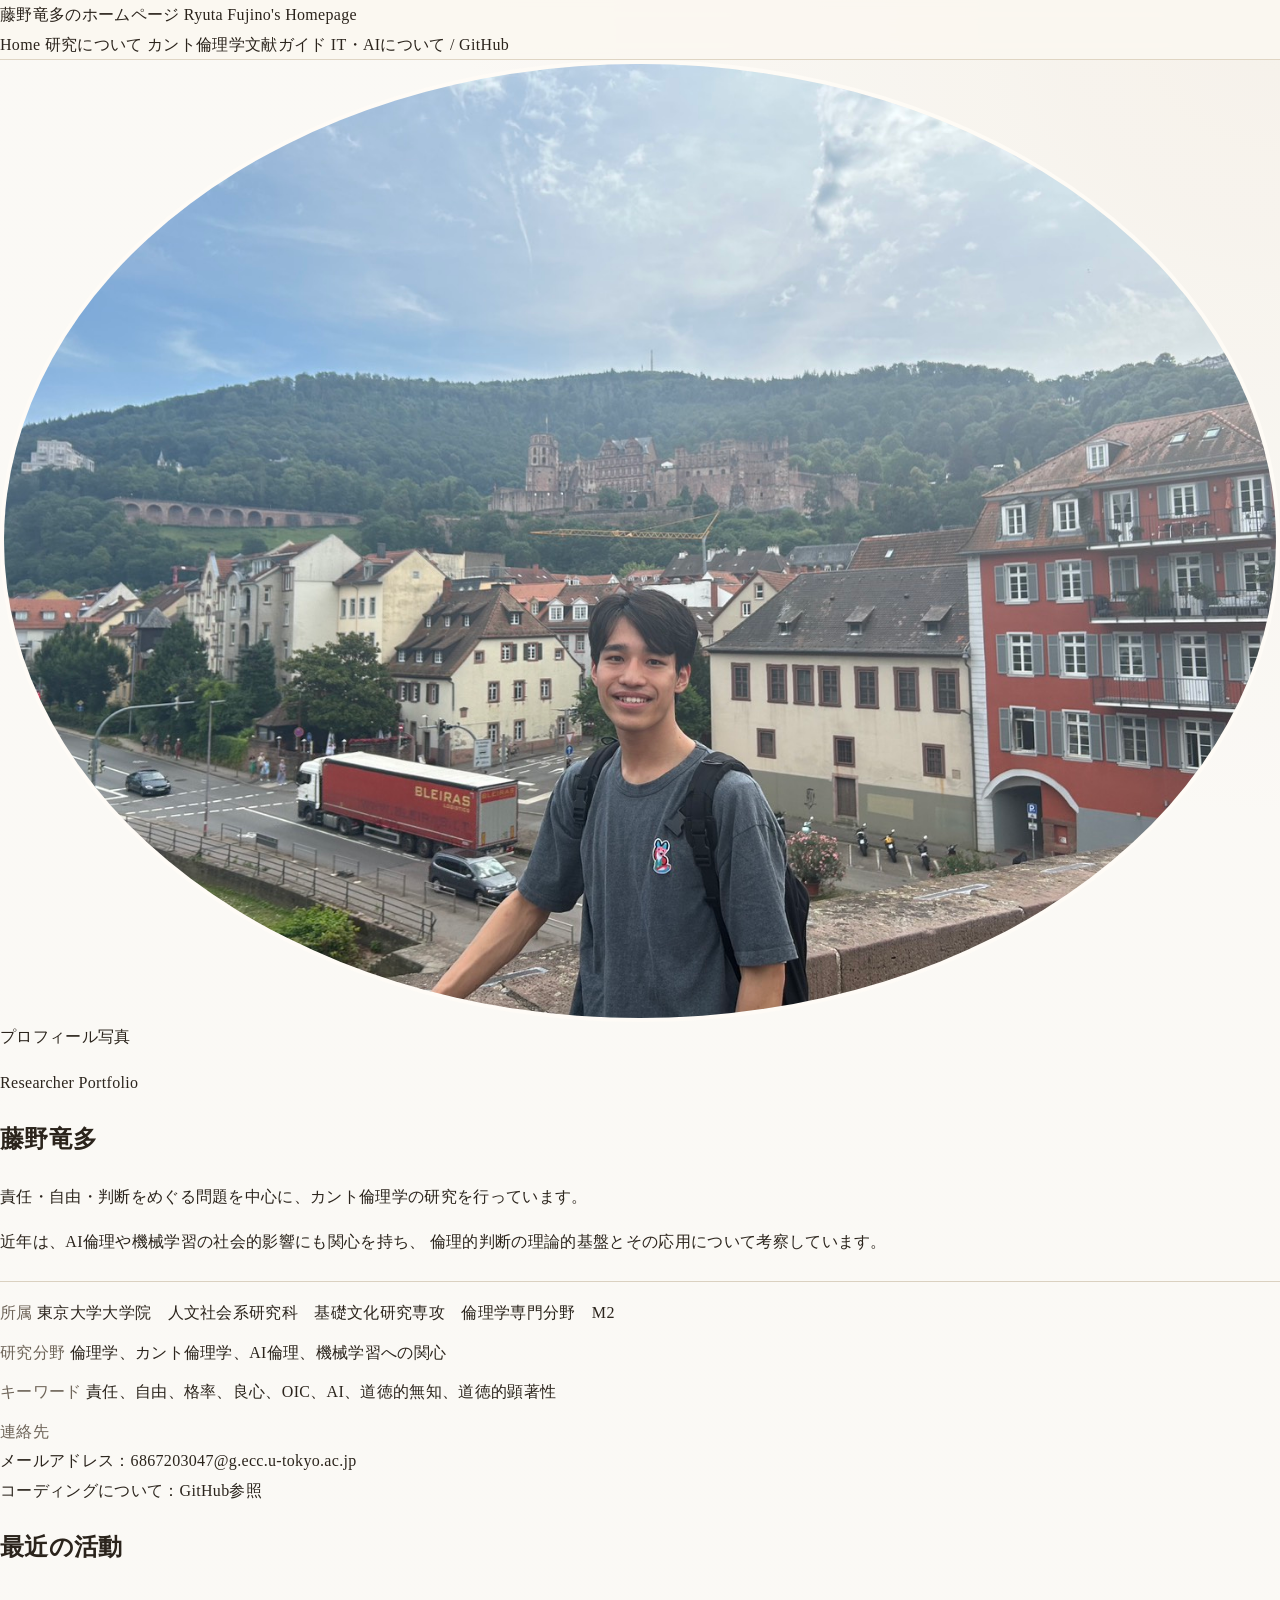
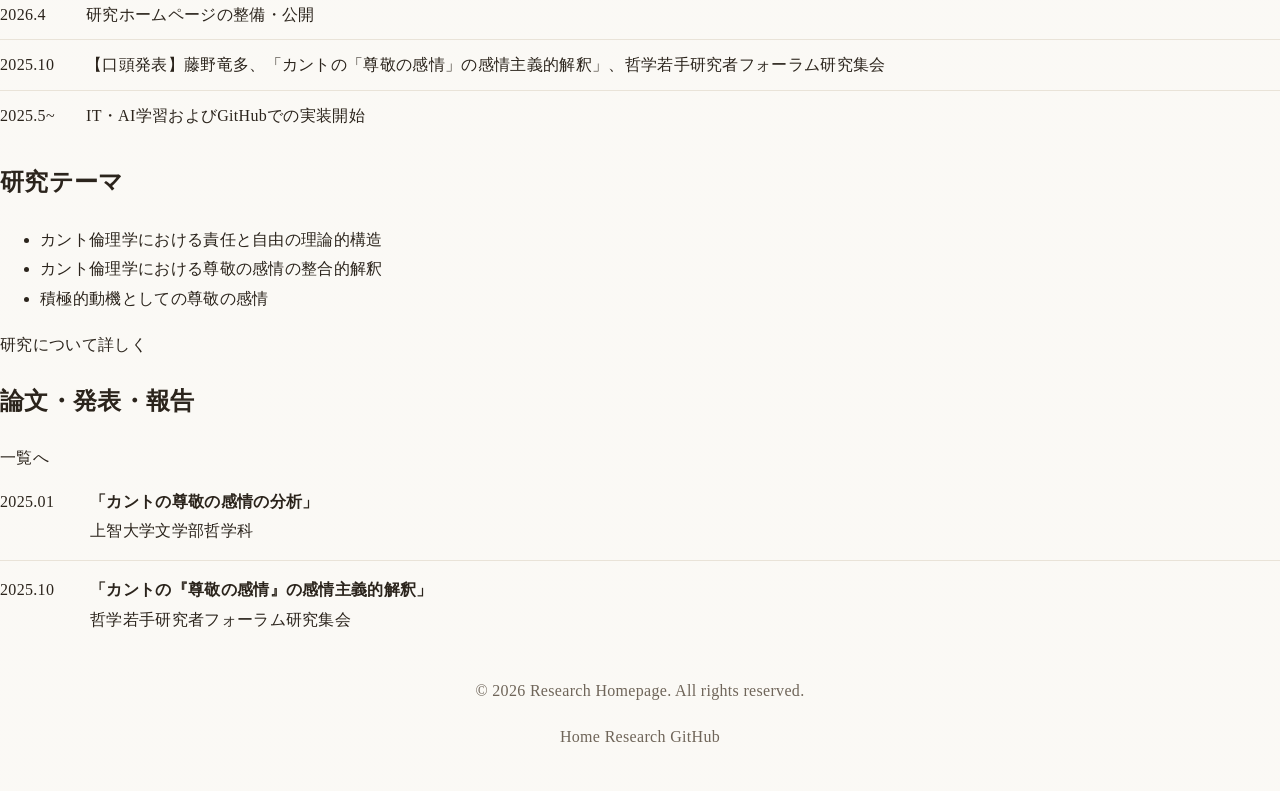
<file: index.html>
<!DOCTYPE html>
<html lang="ja">
<head>
  <meta charset="UTF-8" />
  <meta name="viewport" content="width=device-width, initial-scale=1.0" />
  <title>Home | 研究者ホームページ</title>
  <meta name="description" content="倫理学・カント倫理学・AI/ITへの関心を中心とした研究者ホームページです。" />
  <link rel="stylesheet" href="styles.css" />
  <!-- Google Analytics -->
  <script async src="https://www.googletagmanager.com/gtag/js?id=G-XXXXXXXXXX"></script>
  <script>
  window.dataLayer = window.dataLayer || [];
  function gtag(){dataLayer.push(arguments);}
  gtag('js', new Date());

  gtag('config', 'G-SEZFT90VPD');
</script>
</head>
<body>
  <header class="site-header">
    <div class="nav">
      <a class="brand" href="index.html">
        <span class="brand-ja">藤野竜多のホームページ</span>
        <span class="brand-en">Ryuta Fujino's Homepage</span>
      </a>

      <nav class="nav-links">
        <a href="index.html" class="active">Home</a>
        <a href="research.html">研究について</a>
        <a href="guide.html">カント倫理学文献ガイド</a>
        <a href="it.html">IT・AIについて / GitHub</a>
      </nav>
    </div>
  </header>

  <main class="page-wrap">
    <section class="hero hero-home">
      <div class="hero-photo">
        <div class="photo-card">
          <img src="/images/profile.jpg" alt="プロフィール画像" class="profile-img" />
        </div>
        <p class="photo-caption">プロフィール写真</p>
      </div>

      <div class="hero-main">
        <p class="eyebrow">Researcher Portfolio</p>
        <h1>藤野竜多</h1>

        <p class="lead">
          責任・自由・判断をめぐる問題を中心に、カント倫理学の研究を行っています。
        </p>
        <p class="lead">
          近年は、AI倫理や機械学習の社会的影響にも関心を持ち、
          倫理的判断の理論的基盤とその応用について考察しています。
        </p>

        <div class="hero-meta">
          <div class="meta-item">
            <span class="meta-label">所属</span>
            <span class="meta-value">東京大学大学院　人文社会系研究科　基礎文化研究専攻　倫理学専門分野　M2</span>
          </div>
          <div class="meta-item">
            <span class="meta-label">研究分野</span>
            <span class="meta-value">倫理学、カント倫理学、AI倫理、機械学習への関心</span>
          </div>
          <div class="meta-item">
            <span class="meta-label">キーワード</span>
            <span class="meta-value">責任、自由、格率、良心、OIC、AI、道徳的無知、道徳的顕著性</span>
          </div>
            <div class="meta-item">
              <span class="meta-label">連絡先</span>
              <div class="meta-value">
                <div>メールアドレス：6867203047@g.ecc.u-tokyo.ac.jp</div>
                <div>コーディングについて：<a href="https://github.com/Fujisan-moon" target="_blank">GitHub参照</a></div>
              </div>
            </div>
      </div>
    </section>

    <section class="cards cards-3">
      <article class="card">
        <div class="card-head">
          <h2>最近の活動</h2>
        </div>

        <ul class="simple-list activity-list">
          <li>
            <span class="list-date">2026.4</span>
            <div class="list-body">研究ホームページの整備・公開</div>
          </li>           
          <li>
            <span class="list-date">2025.10</span>
            <div class="list-body">【口頭発表】藤野竜多、「カントの「尊敬の感情」の感情主義的解釈」、哲学若手研究者フォーラム研究集会 </div>
          </li>
          <li>
            <span class="list-date">2025.5~</span>
            <div class="list-body">IT・AI学習およびGitHubでの実装開始</div>
          </li>
        </ul>
      </article>

      <article class="card">
        <div class="card-head">
          <h2>研究テーマ</h2>
        </div>

        <ul class="bullet-list">
          <li>カント倫理学における責任と自由の理論的構造</li>
          <li>カント倫理学における尊敬の感情の整合的解釈</li>
          <li>積極的動機としての尊敬の感情</li>
        </ul>

        <p class="card-link">
          <a href="research.html">研究について詳しく</a>
        </p>
      </article>

      <article class="card">
        <div class="card-head">
          <h2>論文・発表・報告</h2>
          <a href="research.html">一覧へ</a>
        </div>

        <ul class="simple-list publication-list">
          <li>
            <span class="list-date">2025.01</span>
            <div class="list-body">
              <strong>「カントの尊敬の感情の分析」</strong><br />
              上智大学文学部哲学科
            </div>
          </li>
          <li>
            <span class="list-date">2025.10</span>
            <div class="list-body">
              <strong>「カントの『尊敬の感情』の感情主義的解釈」</strong><br />
              哲学若手研究者フォーラム研究集会
            </div>
          </li>
        </ul>
      </article>
    </section>
  </main>

  <footer class="site-footer">
    <div class="footer-inner">
      <p>© 2026 Research Homepage. All rights reserved.</p>
      <div class="footer-links">
        <a href="index.html">Home</a>
        <a href="research.html">Research</a>
        <a href="it.html">GitHub</a>
      </div>
    </div>
  </footer>
</body>
</html>
</file>
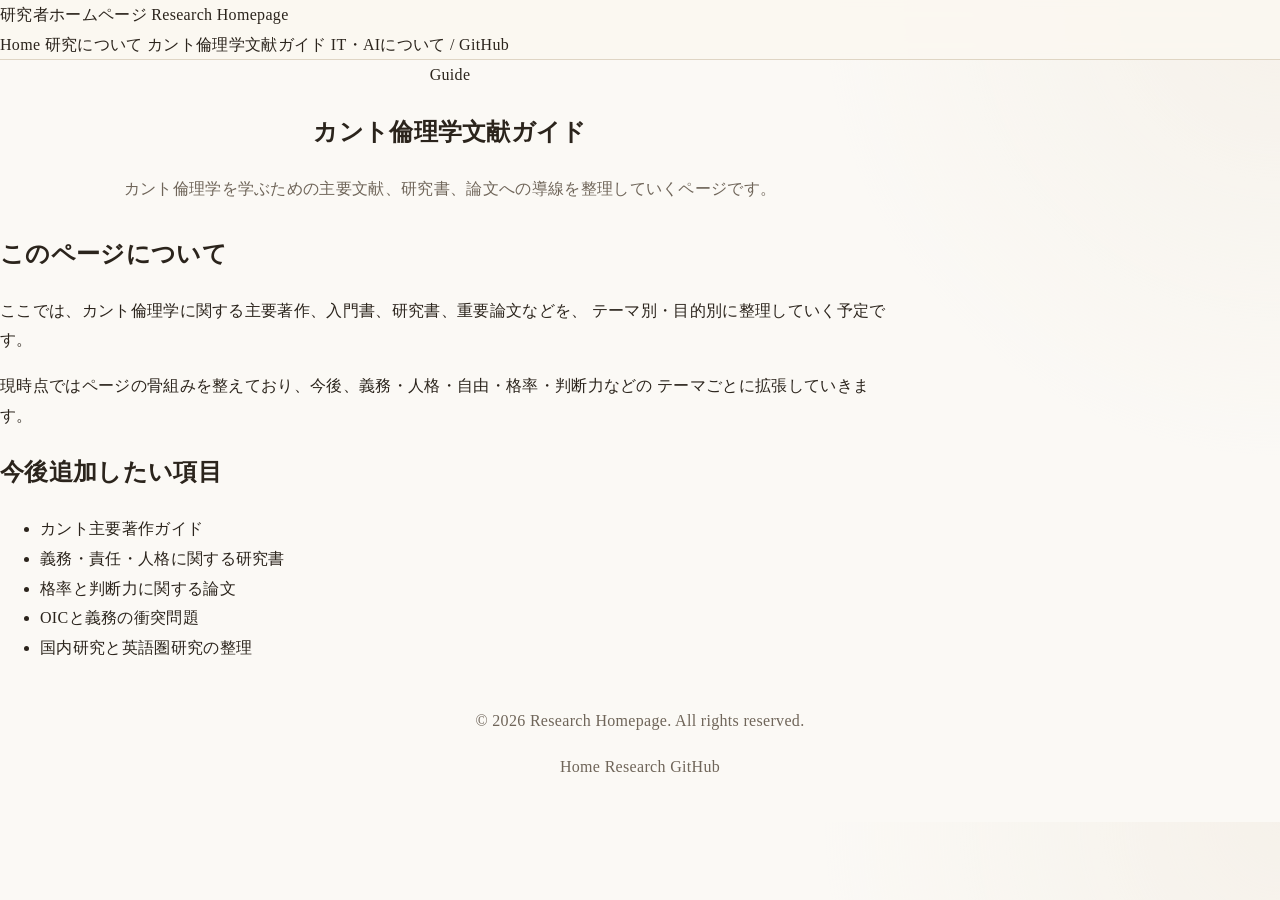
<file: guide.html>
<!DOCTYPE html>
<html lang="ja">
<head>
  <meta charset="UTF-8" />
  <meta name="viewport" content="width=device-width, initial-scale=1.0" />
  <title>カント倫理学文献ガイド | 研究者ホームページ</title>
  <meta name="description" content="カント倫理学の文献案内・読書ガイドをまとめたページです。" />
  <link rel="stylesheet" href="styles.css" />
  <!-- Google Analytics -->
<script async src="https://www.googletagmanager.com/gtag/js?id=G-XXXXXXXXXX"></script>
<script>
  window.dataLayer = window.dataLayer || [];
  function gtag(){dataLayer.push(arguments);}
  gtag('js', new Date());

  gtag('config', 'G-SEZFT90VPD');
</script>
</head>
<body>
  <header class="site-header">
    <div class="nav">
      <a class="brand" href="index.html">
        <span class="brand-ja">研究者ホームページ</span>
        <span class="brand-en">Research Homepage</span>
      </a>

      <nav class="nav-links">
        <a href="index.html">Home</a>
        <a href="research.html">研究について</a>
        <a href="guide.html" class="active">カント倫理学文献ガイド</a>
        <a href="it.html">IT・AIについて / GitHub</a>
      </nav>
    </div>
  </header>

  <main class="page-wrap page-narrow">
    <section class="page-hero">
      <p class="eyebrow">Guide</p>
      <h1>カント倫理学文献ガイド</h1>
      <p class="page-intro">
        カント倫理学を学ぶための主要文献、研究書、論文への導線を整理していくページです。
      </p>
    </section>

    <section class="content-section">
      <h2>このページについて</h2>
      <p>
        ここでは、カント倫理学に関する主要著作、入門書、研究書、重要論文などを、
        テーマ別・目的別に整理していく予定です。
      </p>
      <p>
        現時点ではページの骨組みを整えており、今後、義務・人格・自由・格率・判断力などの
        テーマごとに拡張していきます。
      </p>
    </section>

    <section class="content-section">
      <h2>今後追加したい項目</h2>
      <ul class="bullet-list">
        <li>カント主要著作ガイド</li>
        <li>義務・責任・人格に関する研究書</li>
        <li>格率と判断力に関する論文</li>
        <li>OICと義務の衝突問題</li>
        <li>国内研究と英語圏研究の整理</li>
      </ul>
    </section>
  </main>

  <footer class="site-footer">
    <div class="footer-inner">
      <p>© 2026 Research Homepage. All rights reserved.</p>
      <div class="footer-links">
        <a href="index.html">Home</a>
        <a href="research.html">Research</a>
        <a href="it.html">GitHub</a>
      </div>
    </div>
  </footer>
</body>
</html>
</file>
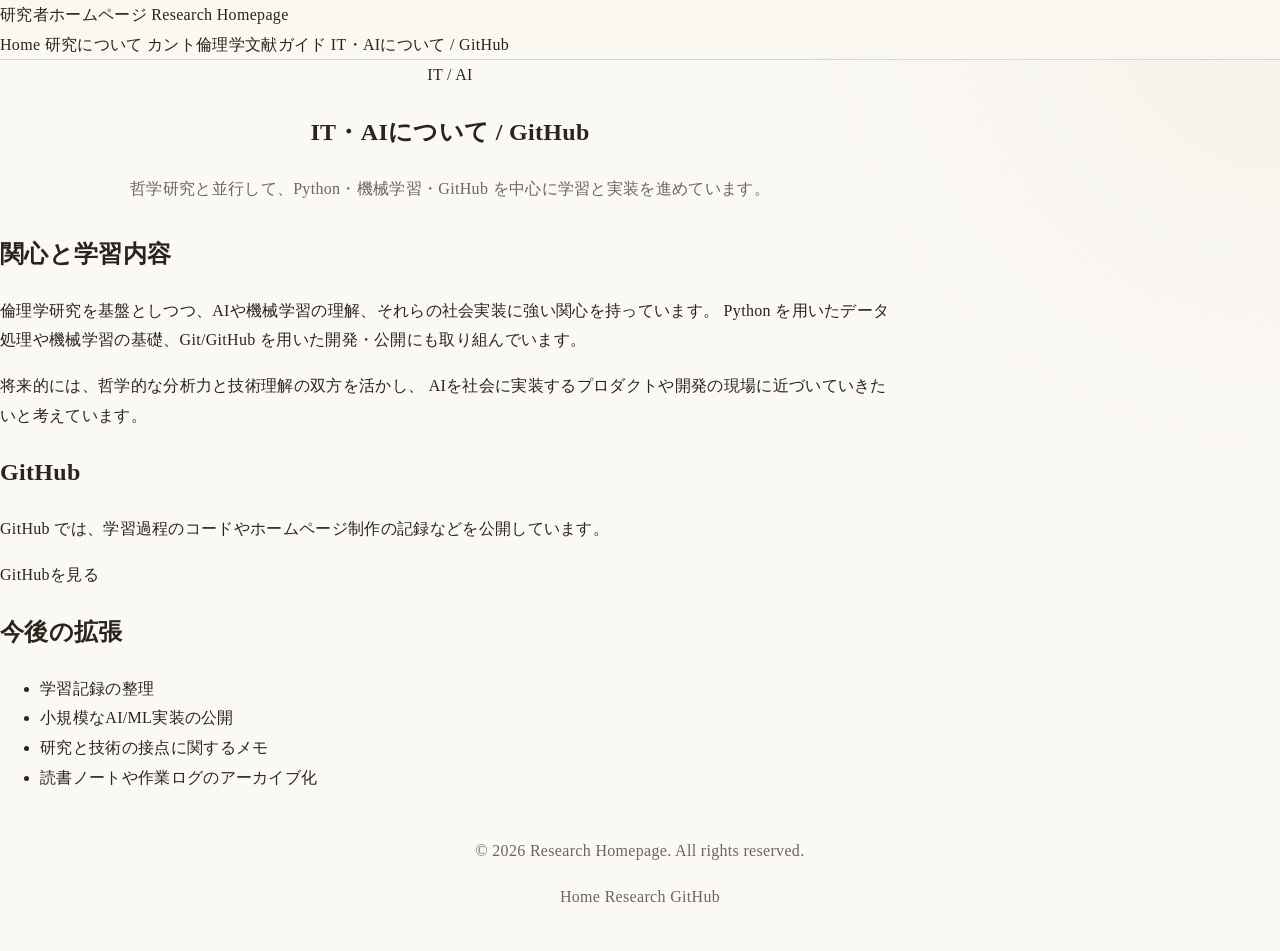
<file: it.html>
<!DOCTYPE html>
<html lang="ja">
<head>
  <meta charset="UTF-8" />
  <meta name="viewport" content="width=device-width, initial-scale=1.0" />
  <title>IT・AIについて / GitHub | 研究者ホームページ</title>
  <meta name="description" content="IT・AIへの関心、学習内容、GitHubへのリンクをまとめたページです。" />
  <link rel="stylesheet" href="styles.css" />
  <!-- Google Analytics -->
<script async src="https://www.googletagmanager.com/gtag/js?id=G-XXXXXXXXXX"></script>
<script>
  window.dataLayer = window.dataLayer || [];
  function gtag(){dataLayer.push(arguments);}
  gtag('js', new Date());

  gtag('config', 'G-SEZFT90VPD');
</script>
</head>
<body>
  <header class="site-header">
    <div class="nav">
      <a class="brand" href="index.html">
        <span class="brand-ja">研究者ホームページ</span>
        <span class="brand-en">Research Homepage</span>
      </a>

      <nav class="nav-links">
        <a href="index.html">Home</a>
        <a href="research.html">研究について</a>
        <a href="guide.html">カント倫理学文献ガイド</a>
        <a href="it.html" class="active">IT・AIについて / GitHub</a>
      </nav>
    </div>
  </header>

  <main class="page-wrap page-narrow">
    <section class="page-hero">
      <p class="eyebrow">IT / AI</p>
      <h1>IT・AIについて / GitHub</h1>
      <p class="page-intro">
        哲学研究と並行して、Python・機械学習・GitHub を中心に学習と実装を進めています。
      </p>
    </section>

    <section class="content-section">
      <h2>関心と学習内容</h2>
      <p>
        倫理学研究を基盤としつつ、AIや機械学習の理解、それらの社会実装に強い関心を持っています。
        Python を用いたデータ処理や機械学習の基礎、Git/GitHub を用いた開発・公開にも取り組んでいます。
      </p>
      <p>
        将来的には、哲学的な分析力と技術理解の双方を活かし、
        AIを社会に実装するプロダクトや開発の現場に近づいていきたいと考えています。
      </p>
    </section>

    <section class="content-section">
      <h2>GitHub</h2>
      <p>
        GitHub では、学習過程のコードやホームページ制作の記録などを公開しています。
      </p>
      <p>
        <a class="inline-link" href="https://github.com/fujisan-moon" target="_blank" rel="noopener noreferrer">
          GitHubを見る
        </a>
      </p>
    </section>

    <section class="content-section">
      <h2>今後の拡張</h2>
      <ul class="bullet-list">
        <li>学習記録の整理</li>
        <li>小規模なAI/ML実装の公開</li>
        <li>研究と技術の接点に関するメモ</li>
        <li>読書ノートや作業ログのアーカイブ化</li>
      </ul>
    </section>
  </main>

  <footer class="site-footer">
    <div class="footer-inner">
      <p>© 2026 Research Homepage. All rights reserved.</p>
      <div class="footer-links">
        <a href="index.html">Home</a>
        <a href="research.html">Research</a>
        <a href="it.html">GitHub</a>
      </div>
    </div>
  </footer>
</body>
</html>
</file>
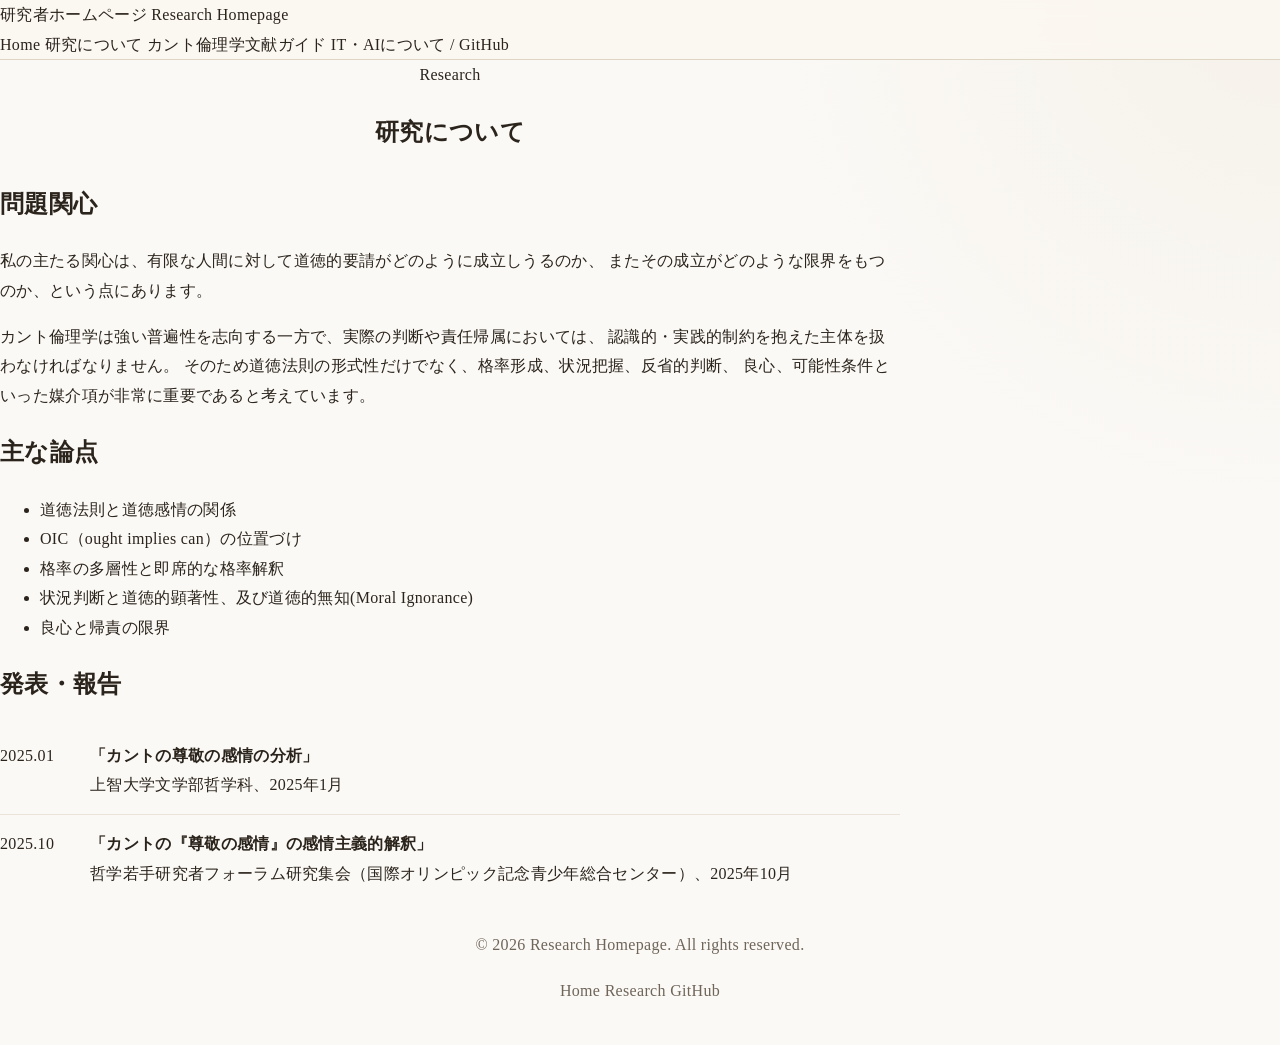
<file: research.html>
<!DOCTYPE html>
<html lang="ja">
<head>
  <meta charset="UTF-8" />
  <meta name="viewport" content="width=device-width, initial-scale=1.0" />
  <title>研究について | 研究者ホームページ</title>
  <meta name="description" content="研究テーマ、問題関心、発表・報告についてまとめたページです。" />
  <link rel="stylesheet" href="styles.css" />
  <!-- Google Analytics -->
<script async src="https://www.googletagmanager.com/gtag/js?id=G-XXXXXXXXXX"></script>
<script>
  window.dataLayer = window.dataLayer || [];
  function gtag(){dataLayer.push(arguments);}
  gtag('js', new Date());

  gtag('config', 'G-SEZFT90VPD');
</script>
</head>
<body>
  <header class="site-header">
    <div class="nav">
      <a class="brand" href="index.html">
        <span class="brand-ja">研究者ホームページ</span>
        <span class="brand-en">Research Homepage</span>
      </a>

      <nav class="nav-links">
        <a href="index.html">Home</a>
        <a href="research.html" class="active">研究について</a>
        <a href="guide.html">カント倫理学文献ガイド</a>
        <a href="it.html">IT・AIについて / GitHub</a>
      </nav>
    </div>
  </header>

  <main class="page-wrap page-narrow">
    <section class="page-hero">
      <p class="eyebrow">Research</p>
      <h1>研究について</h1>
    </section>

    <section class="content-section">
      <h2>問題関心</h2>
      <p>
        私の主たる関心は、有限な人間に対して道徳的要請がどのように成立しうるのか、
        またその成立がどのような限界をもつのか、という点にあります。
      </p>
      <p>
        カント倫理学は強い普遍性を志向する一方で、実際の判断や責任帰属においては、
        認識的・実践的制約を抱えた主体を扱わなければなりません。
        そのため道徳法則の形式性だけでなく、格率形成、状況把握、反省的判断、
        良心、可能性条件といった媒介項が非常に重要であると考えています。
      </p>
    </section>

    <section class="content-section">
      <h2>主な論点</h2>
      <ul class="bullet-list">
        <li>道徳法則と道徳感情の関係</li>
        <li>OIC（ought implies can）の位置づけ</li>
        <li>格率の多層性と即席的な格率解釈</li>
        <li>状況判断と道徳的顕著性、及び道徳的無知(Moral Ignorance)</li>
        <li>良心と帰責の限界</li>
      </ul>
    </section>

    <section class="content-section">
      <h2>発表・報告</h2>
      <ul class="simple-list publication-list">
        <li>
          <span class="list-date">2025.01</span>
          <div class="list-body">
            <strong>「カントの尊敬の感情の分析」</strong><br />
            上智大学文学部哲学科、2025年1月
          </div>
        </li>
        <li>
          <span class="list-date">2025.10</span>
          <div class="list-body">
            <strong>「カントの『尊敬の感情』の感情主義的解釈」</strong><br />
            哲学若手研究者フォーラム研究集会（国際オリンピック記念青少年総合センター）、2025年10月
          </div>
        </li>
      </ul>
    </section>
  </main>

  <footer class="site-footer">
    <div class="footer-inner">
      <p>© 2026 Research Homepage. All rights reserved.</p>
      <div class="footer-links">
        <a href="index.html">Home</a>
        <a href="research.html">Research</a>
        <a href="it.html">GitHub</a>
      </div>
    </div>
  </footer>
</body>
</html>
</file>
<file: styles.css>
@charset "UTF-8";

/* =========================
   Base
========================= */
:root {
  --bg: #f7f4ed;
  --bg-soft: #fbfaf6;
  --paper: #fffdf8;
  --line: #d9cfbf;
  --line-strong: #bca98c;
  --text: #2b241c;
  --muted: #6f6559;
  --accent: #8d7553;
  --accent-soft: #e9dfd0;
  --shadow: 0 10px 30px rgba(70, 52, 28, 0.06);
  --max-width: 1180px;
  --narrow-width: 900px;
}

* {
  box-sizing: border-box;
}

html {
  scroll-behavior: smooth;
}

body {
  margin: 0;
  color: var(--text);
  background:
    linear-gradient(to bottom, rgba(255,255,255,0.45), rgba(255,255,255,0.45)),
    radial-gradient(circle at top right, rgba(231, 219, 201, 0.55), transparent 30%),
    var(--bg);
  font-family:
    "Hiragino Mincho ProN",
    "Yu Mincho",
    "YuMincho",
    "Noto Serif JP",
    "Times New Roman",
    serif;
  line-height: 1.85;
  letter-spacing: 0.02em;
}

img {
  max-width: 100%;
  display: block;
}

a {
  color: inherit;
  text-decoration: none;
}

p {
  margin: 0 0 1rem;
}

/* =========================
   Header
========================= */
.site-header {
  position: sticky;
  top: 0;
  z-index: 100;
  background: rgba(251, 248, 241, 0.88);
  backdrop-filter: blur(10px);
  border-bottom: 1px solid rgba(188, 169, 140, 0.45);
}

.header-inner {
  max-width: var(--max-width);
  margin: 0 auto;
  padding: 18px 24px;
  display: flex;
  justify-content: space-between;
  align-items: center;
  gap: 28px;
}

.site-brand {
  display: inline-flex;
  flex-direction: column;
  gap: 2px;
  min-width: 200px;
}

.site-brand-main {
  font-size: 1.25rem;
  font-weight: 700;
  letter-spacing: 0.06em;
}

.site-brand-sub {
  font-size: 0.78rem;
  color: var(--muted);
  letter-spacing: 0.08em;
}

.site-nav {
  display: flex;
  flex-wrap: wrap;
  justify-content: flex-end;
  gap: 22px;
}

.site-nav a {
  position: relative;
  font-size: 0.98rem;
  color: var(--text);
  padding-bottom: 4px;
}

.site-nav a::after {
  content: "";
  position: absolute;
  left: 0;
  bottom: -1px;
  width: 100%;
  height: 1px;
  background: var(--line-strong);
  transform: scaleX(0);
  transform-origin: center;
  transition: transform 0.22s ease;
}

.site-nav a:hover::after,
.site-nav a.active::after {
  transform: scaleX(1);
}

/* =========================
   Layout
========================= */
.page-shell {
  max-width: var(--max-width);
  margin: 0 auto;
  padding: 44px 24px 80px;
}

.page-narrow {
  max-width: var(--narrow-width);
}

.page-hero {
  text-align: center;
  margin-bottom: 28px;
}

.page-title {
  margin: 0;
  font-size: clamp(2rem, 4vw, 3.2rem);
  line-height: 1.25;
  letter-spacing: 0.06em;
}

.page-intro {
  max-width: 760px;
  margin: 0 auto;
  color: var(--muted);
}

/* =========================
   Hero
========================= */
.hero-panel {
  position: relative;
  display: grid;
  grid-template-columns: 300px 1fr;
  gap: 42px;
  align-items: center;
  background:
    linear-gradient(to right, rgba(255,253,248,0.92), rgba(255,250,242,0.94)),
    url("data:image/svg+xml,%3Csvg xmlns='http://www.w3.org/2000/svg' width='240' height='240' viewBox='0 0 240 240'%3E%3Cg fill='none' stroke='%23d8cbb8' stroke-width='1'%3E%3Cpath d='M20 120h200'/%3E%3Cpath d='M120 20v200'/%3E%3Ccircle cx='120' cy='120' r='86'/%3E%3C/g%3E%3C/svg%3E");
  background-position: right -50px center;
  background-repeat: no-repeat;
  border: 1px solid var(--line);
  border-radius: 28px;
  padding: 38px;
  box-shadow: var(--shadow);
  margin-bottom: 30px;
}

.hero-panel::before {
  content: "";
  position: absolute;
  inset: 14px;
  border: 1px solid rgba(188, 169, 140, 0.28);
  border-radius: 20px;
  pointer-events: none;
}

.hero-profile {
  display: flex;
  justify-content: center;
}

.profile-frame {
  width: 240px;
  aspect-ratio: 1 / 1;
  border-radius: 50%;
  padding: 8px;
  background: linear-gradient(145deg, #f9f4eb, #efe4d2);
  box-shadow: inset 0 0 0 1px rgba(188, 169, 140, 0.45);
}

.profile-img {
  width: 100%;
  height: 100%;
  object-fit: cover;
  border-radius: 50%;
  border: 4px solid rgba(255, 252, 247, 0.9);
}

.hero-kicker {
  margin: 0 0 8px;
  color: var(--accent);
  font-size: 0.88rem;
  letter-spacing: 0.14em;
  text-transform: uppercase;
}

.hero-title {
  margin: 0;
  font-size: clamp(2rem, 4vw, 3.4rem);
  line-height: 1.3;
  letter-spacing: 0.06em;
}

.crest-divider {
  display: flex;
  align-items: center;
  gap: 14px;
  margin: 20px 0 22px;
}

.crest-divider.narrow {
  max-width: 420px;
  margin: 20px auto 22px;
}

.crest-divider span {
  display: block;
}

.crest-divider span:first-child,
.crest-divider span:last-child {
  flex: 1;
  height: 1px;
  background: linear-gradient(to right, transparent, var(--line-strong), transparent);
}

.crest-mark {
  color: var(--accent);
  font-size: 0.95rem;
}

.hero-lead {
  max-width: 760px;
  color: #43372c;
  font-size: 1.02rem;
}

.hero-meta {
  margin-top: 24px;
  border-top: 1px solid rgba(188, 169, 140, 0.5);
  padding-top: 16px;
  display: grid;
  gap: 10px;
}

.meta-row {
  display: grid;
  grid-template-columns: 110px 1fr;
  gap: 14px;
}

.meta-label {
  color: var(--muted);
}

.meta-value {
  color: var(--text);
}

/* =========================
   Cards / Sections
========================= */
.card-grid {
  display: grid;
  gap: 24px;
  margin-top: 24px;
}

.card-grid-two {
  grid-template-columns: repeat(2, minmax(0, 1fr));
}

.feature-card,
.content-card {
  background: linear-gradient(to bottom, rgba(255,253,249,0.96), rgba(252,248,240,0.96));
  border: 1px solid var(--line);
  border-radius: 22px;
  padding: 28px 26px;
  box-shadow: var(--shadow);
}

.section-title {
  position: relative;
  margin: 0 0 18px;
  padding-bottom: 10px;
  font-size: 1.55rem;
  letter-spacing: 0.05em;
}

.section-title::after {
  content: "";
  position: absolute;
  left: 0;
  bottom: 0;
  width: 88px;
  height: 1px;
  background: linear-gradient(to right, var(--line-strong), transparent);
}

.text-link {
  display: inline-block;
  margin-top: 10px;
  color: var(--accent);
  border-bottom: 1px solid rgba(141, 117, 83, 0.5);
}

.text-link:hover {
  opacity: 0.8;
}

/* =========================
   Lists
========================= */
.activity-list,
.plain-list,
.publication-list {
  margin: 0;
  padding: 0;
  list-style: none;
}

.activity-list li {
  display: grid;
  grid-template-columns: 72px 1fr;
  gap: 14px;
  padding: 10px 0;
  border-bottom: 1px solid rgba(188, 169, 140, 0.28);
}

.activity-list li:last-child {
  border-bottom: none;
}

.activity-date {
  color: var(--accent);
  font-size: 0.95rem;
}

.activity-text {
  color: var(--text);
}

.theme-grid {
  display: grid;
  grid-template-columns: repeat(2, minmax(0, 1fr));
  gap: 18px;
}

.theme-item {
  background: rgba(255, 252, 246, 0.68);
  border: 1px solid rgba(188, 169, 140, 0.3);
  border-radius: 16px;
  padding: 18px;
}

.theme-item h3 {
  margin: 0 0 8px;
  font-size: 1.08rem;
  color: #3d2f21;
}

.theme-item p {
  margin: 0;
  color: var(--muted);
  font-size: 0.96rem;
}

.publication-list li {
  display: grid;
  grid-template-columns: 74px 1fr;
  gap: 16px;
  padding: 14px 0;
  border-bottom: 1px solid rgba(188, 169, 140, 0.28);
}

.publication-list li:last-child {
  border-bottom: none;
}

.pub-year {
  color: var(--accent);
  font-size: 0.95rem;
  padding-top: 2px;
}

.pub-body {
  color: var(--text);
}

.plain-list li {
  position: relative;
  padding-left: 1.2em;
  margin-bottom: 10px;
}

.plain-list li::before {
  content: "・";
  position: absolute;
  left: 0;
  color: var(--accent);
}

/* =========================
   Footer
========================= */
.site-footer {
  padding: 28px 24px 40px;
  text-align: center;
  color: var(--muted);
}

.footer-crest {
  margin-bottom: 8px;
  color: var(--accent);
  font-size: 1.1rem;
}

/* =========================
   Responsive
========================= */
@media (max-width: 980px) {
  .hero-panel {
    grid-template-columns: 1fr;
    text-align: center;
    padding: 30px 22px;
  }

  .hero-lead {
    margin-left: auto;
    margin-right: auto;
  }

  .meta-row {
    grid-template-columns: 1fr;
    gap: 4px;
    text-align: left;
  }

  .card-grid-two {
    grid-template-columns: 1fr;
  }
}

@media (max-width: 760px) {
  .header-inner {
    flex-direction: column;
    align-items: flex-start;
  }

  .site-nav {
    justify-content: flex-start;
    gap: 16px;
  }

  .page-shell {
    padding: 28px 16px 64px;
  }

  .hero-title,
  .page-title {
    letter-spacing: 0.04em;
  }

  .theme-grid {
    grid-template-columns: 1fr;
  }

  .publication-list li,
  .activity-list li {
    grid-template-columns: 1fr;
    gap: 4px;
  }

  .feature-card,
  .content-card {
    padding: 22px 18px;
  }
}
</file>
